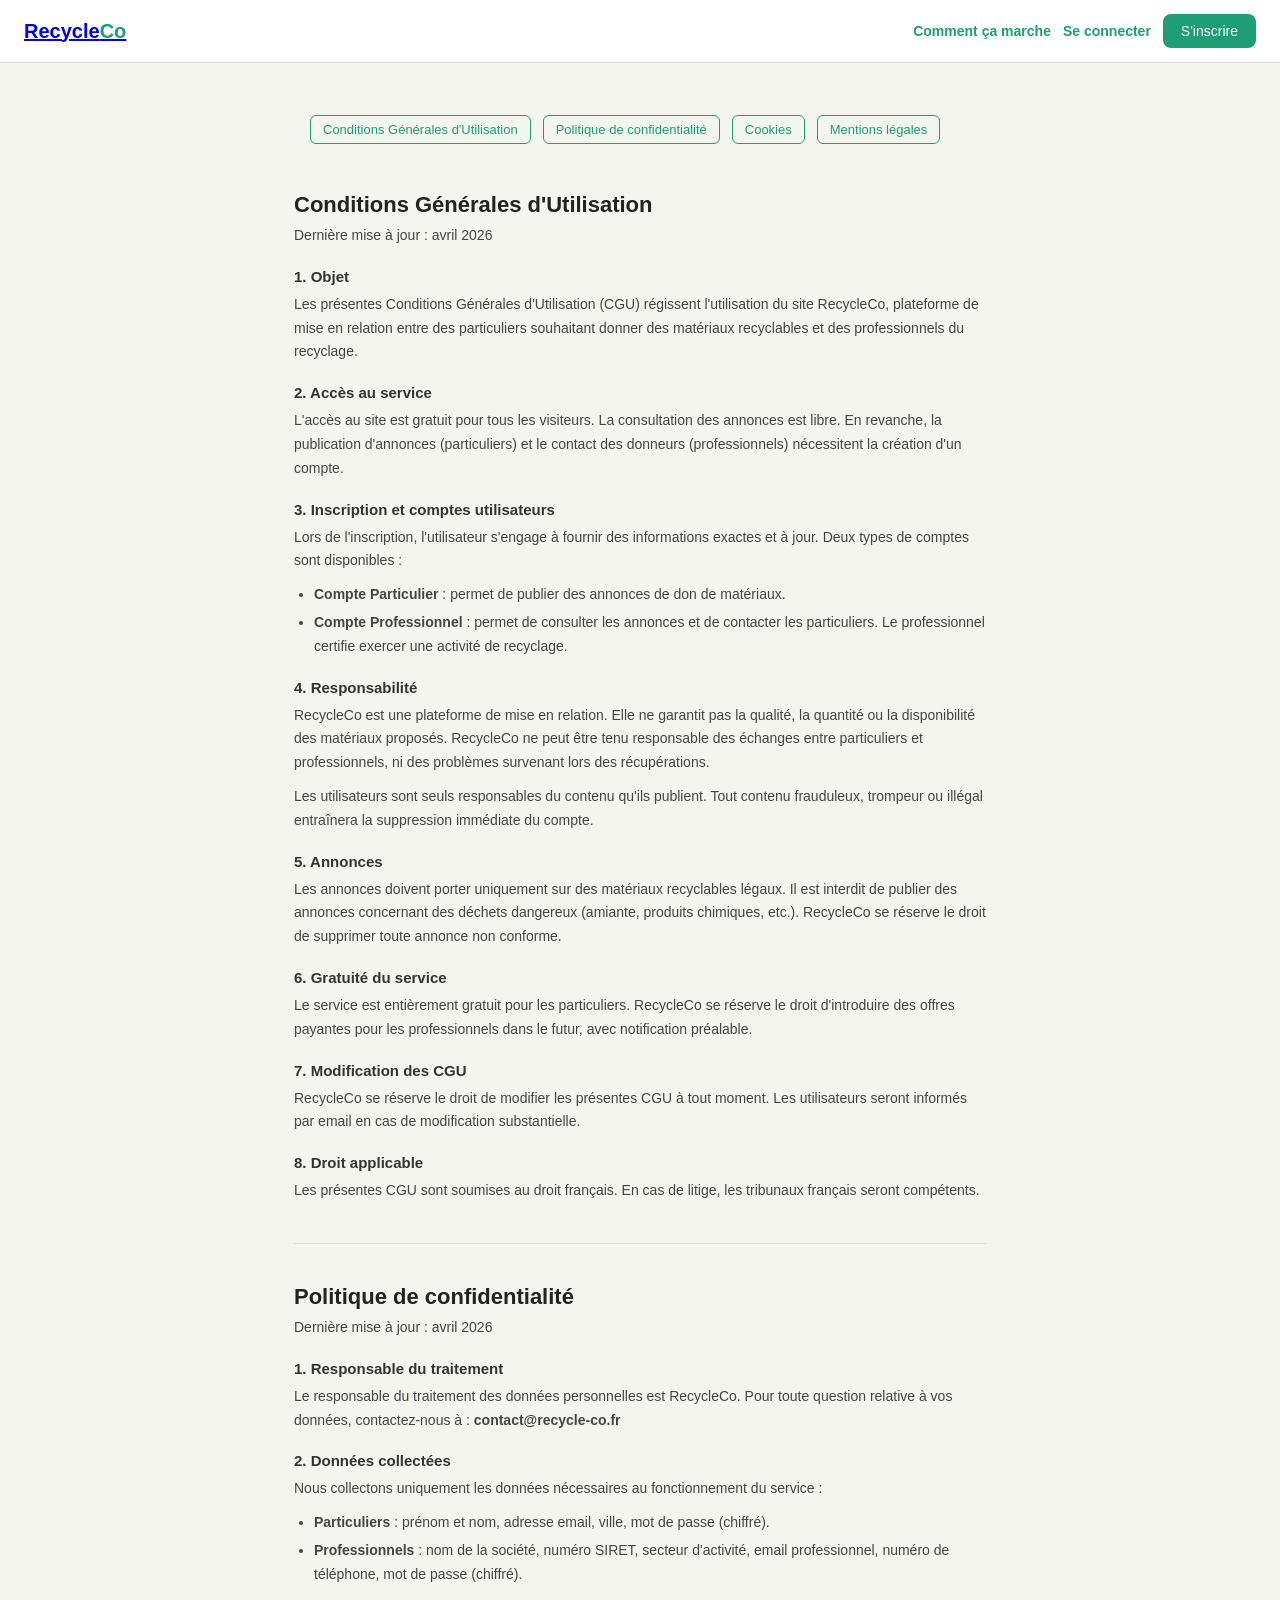
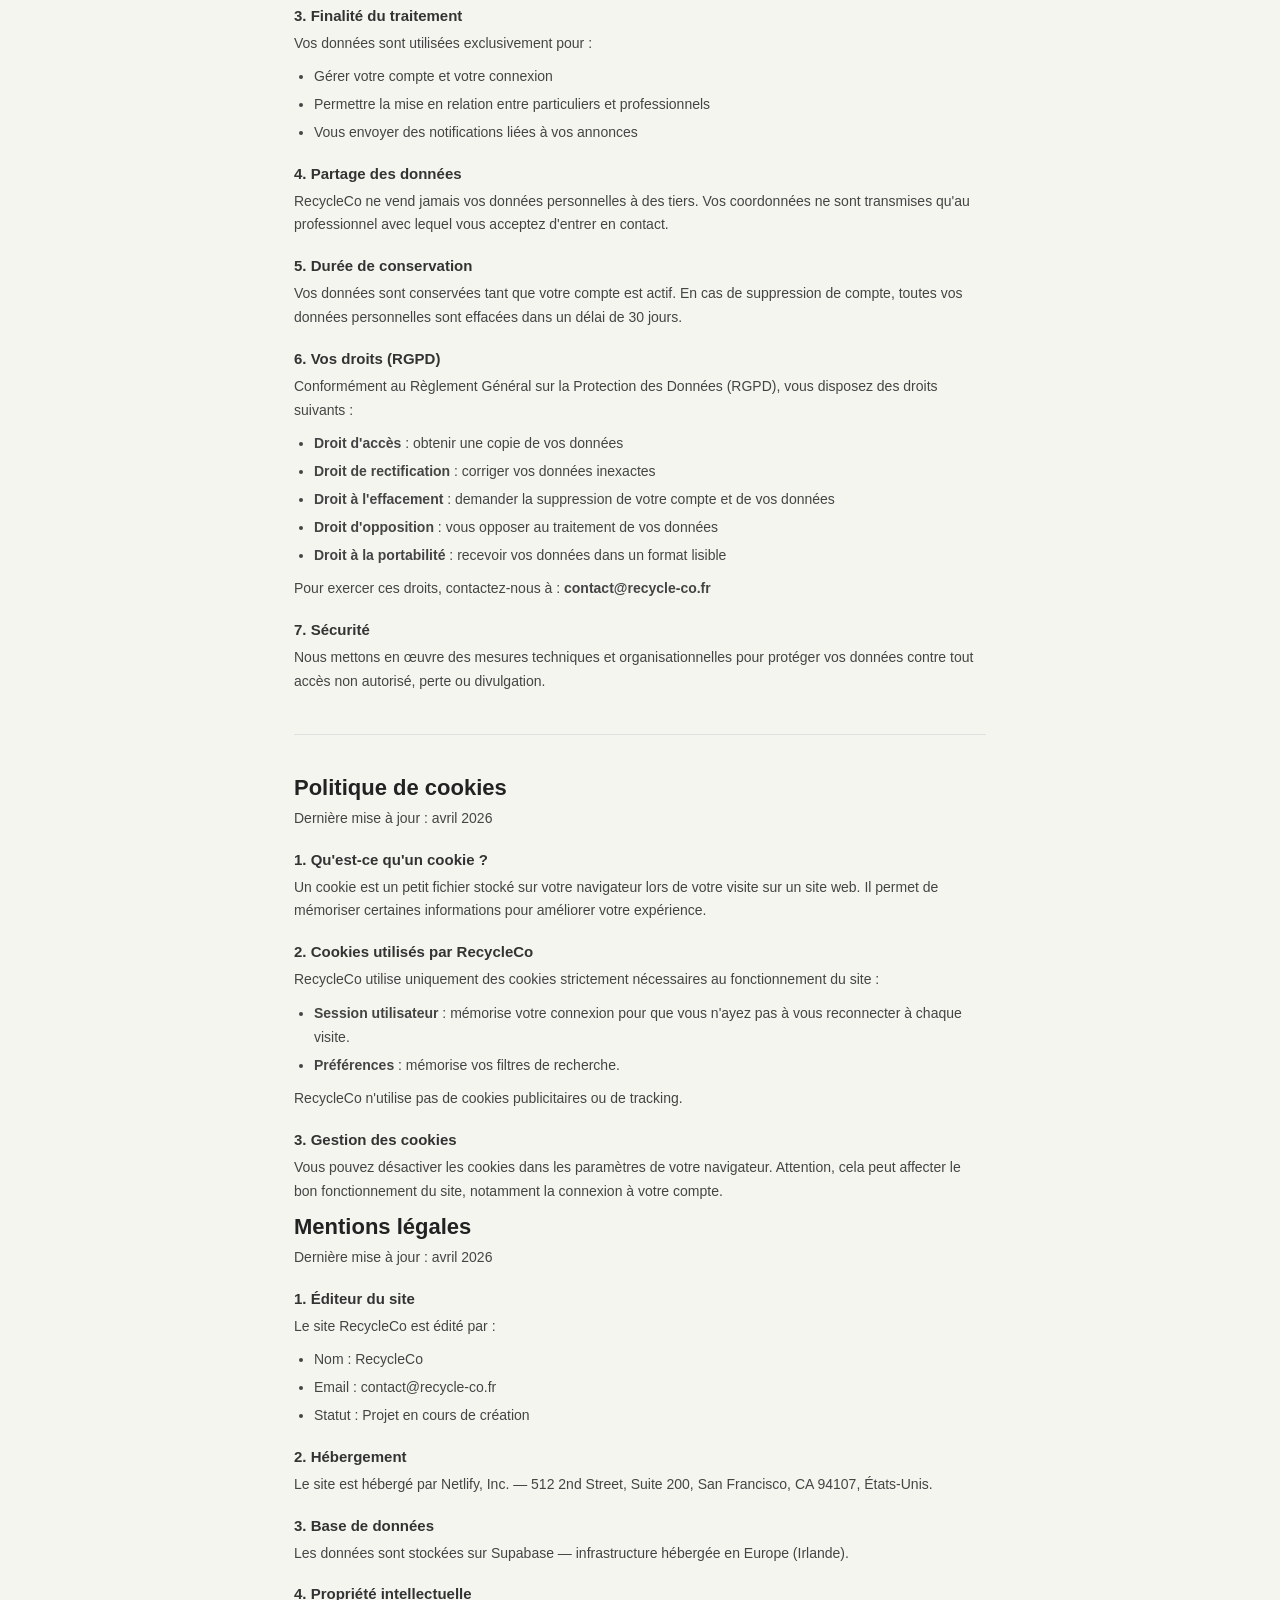
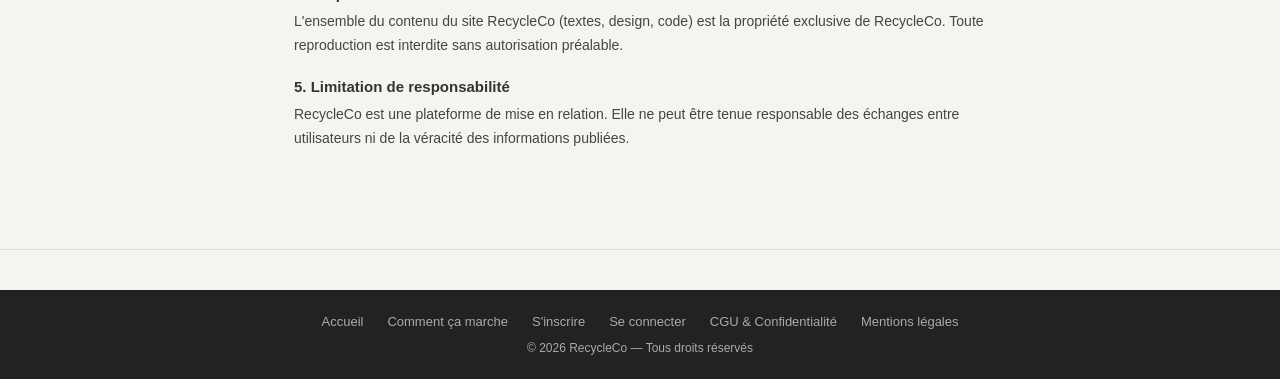
<file: cgu.html>
<!DOCTYPE html>
<html lang="fr">
<head>
  <meta charset="UTF-8">
  <meta name="viewport" content="width=device-width, initial-scale=1.0">
  <title>RecycleCo — CGU & Politique de confidentialité</title>
  <link rel="stylesheet" href="style.css">
</head>
<body>

  <header class="header">
    <a href="index.html" class="logo">Recycle<span>Co</span></a>
    <div class="header-droite"></div>
  </header>

  <div class="page-legale">

    <div class="legale-nav">
      <a href="#cgu" class="legale-nav-lien">Conditions Générales d'Utilisation</a>
      <a href="#confidentialite" class="legale-nav-lien">Politique de confidentialité</a>
      <a href="#cookies" class="legale-nav-lien">Cookies</a>
      <a href="#mentions" class="legale-nav-lien">Mentions légales</a>
    </div>

    <!-- CGU -->
    <section id="cgu" class="legale-section">
      <h1>Conditions Générales d'Utilisation</h1>
      <p class="legale-date">Dernière mise à jour : avril 2026</p>

      <h2>1. Objet</h2>
      <p>Les présentes Conditions Générales d'Utilisation (CGU) régissent l'utilisation du site RecycleCo, plateforme de mise en relation entre des particuliers souhaitant donner des matériaux recyclables et des professionnels du recyclage.</p>

      <h2>2. Accès au service</h2>
      <p>L'accès au site est gratuit pour tous les visiteurs. La consultation des annonces est libre. En revanche, la publication d'annonces (particuliers) et le contact des donneurs (professionnels) nécessitent la création d'un compte.</p>

      <h2>3. Inscription et comptes utilisateurs</h2>
      <p>Lors de l'inscription, l'utilisateur s'engage à fournir des informations exactes et à jour. Deux types de comptes sont disponibles :</p>
      <ul>
        <li><strong>Compte Particulier</strong> : permet de publier des annonces de don de matériaux.</li>
        <li><strong>Compte Professionnel</strong> : permet de consulter les annonces et de contacter les particuliers. Le professionnel certifie exercer une activité de recyclage.</li>
      </ul>

      <h2>4. Responsabilité</h2>
      <p>RecycleCo est une plateforme de mise en relation. Elle ne garantit pas la qualité, la quantité ou la disponibilité des matériaux proposés. RecycleCo ne peut être tenu responsable des échanges entre particuliers et professionnels, ni des problèmes survenant lors des récupérations.</p>
      <p>Les utilisateurs sont seuls responsables du contenu qu'ils publient. Tout contenu frauduleux, trompeur ou illégal entraînera la suppression immédiate du compte.</p>

      <h2>5. Annonces</h2>
      <p>Les annonces doivent porter uniquement sur des matériaux recyclables légaux. Il est interdit de publier des annonces concernant des déchets dangereux (amiante, produits chimiques, etc.). RecycleCo se réserve le droit de supprimer toute annonce non conforme.</p>

      <h2>6. Gratuité du service</h2>
      <p>Le service est entièrement gratuit pour les particuliers. RecycleCo se réserve le droit d'introduire des offres payantes pour les professionnels dans le futur, avec notification préalable.</p>

      <h2>7. Modification des CGU</h2>
      <p>RecycleCo se réserve le droit de modifier les présentes CGU à tout moment. Les utilisateurs seront informés par email en cas de modification substantielle.</p>

      <h2>8. Droit applicable</h2>
      <p>Les présentes CGU sont soumises au droit français. En cas de litige, les tribunaux français seront compétents.</p>
    </section>

    <div class="legale-separateur"></div>

    <!-- POLITIQUE DE CONFIDENTIALITE -->
    <section id="confidentialite" class="legale-section">
      <h1>Politique de confidentialité</h1>
      <p class="legale-date">Dernière mise à jour : avril 2026</p>

      <h2>1. Responsable du traitement</h2>
      <p>Le responsable du traitement des données personnelles est RecycleCo. Pour toute question relative à vos données, contactez-nous à : <strong>contact@recycle-co.fr</strong></p>

      <h2>2. Données collectées</h2>
      <p>Nous collectons uniquement les données nécessaires au fonctionnement du service :</p>
      <ul>
        <li><strong>Particuliers</strong> : prénom et nom, adresse email, ville, mot de passe (chiffré).</li>
        <li><strong>Professionnels</strong> : nom de la société, numéro SIRET, secteur d'activité, email professionnel, numéro de téléphone, mot de passe (chiffré).</li>
      </ul>

      <h2>3. Finalité du traitement</h2>
      <p>Vos données sont utilisées exclusivement pour :</p>
      <ul>
        <li>Gérer votre compte et votre connexion</li>
        <li>Permettre la mise en relation entre particuliers et professionnels</li>
        <li>Vous envoyer des notifications liées à vos annonces</li>
      </ul>

      <h2>4. Partage des données</h2>
      <p>RecycleCo ne vend jamais vos données personnelles à des tiers. Vos coordonnées ne sont transmises qu'au professionnel avec lequel vous acceptez d'entrer en contact.</p>

      <h2>5. Durée de conservation</h2>
      <p>Vos données sont conservées tant que votre compte est actif. En cas de suppression de compte, toutes vos données personnelles sont effacées dans un délai de 30 jours.</p>

      <h2>6. Vos droits (RGPD)</h2>
      <p>Conformément au Règlement Général sur la Protection des Données (RGPD), vous disposez des droits suivants :</p>
      <ul>
        <li><strong>Droit d'accès</strong> : obtenir une copie de vos données</li>
        <li><strong>Droit de rectification</strong> : corriger vos données inexactes</li>
        <li><strong>Droit à l'effacement</strong> : demander la suppression de votre compte et de vos données</li>
        <li><strong>Droit d'opposition</strong> : vous opposer au traitement de vos données</li>
        <li><strong>Droit à la portabilité</strong> : recevoir vos données dans un format lisible</li>
      </ul>
      <p>Pour exercer ces droits, contactez-nous à : <strong>contact@recycle-co.fr</strong></p>

      <h2>7. Sécurité</h2>
      <p>Nous mettons en œuvre des mesures techniques et organisationnelles pour protéger vos données contre tout accès non autorisé, perte ou divulgation.</p>
    </section>

    <div class="legale-separateur"></div>

    <!-- COOKIES -->
    <section id="cookies" class="legale-section">
      <h1>Politique de cookies</h1>
      <p class="legale-date">Dernière mise à jour : avril 2026</p>

      <h2>1. Qu'est-ce qu'un cookie ?</h2>
      <p>Un cookie est un petit fichier stocké sur votre navigateur lors de votre visite sur un site web. Il permet de mémoriser certaines informations pour améliorer votre expérience.</p>

      <h2>2. Cookies utilisés par RecycleCo</h2>
      <p>RecycleCo utilise uniquement des cookies strictement nécessaires au fonctionnement du site :</p>
      <ul>
        <li><strong>Session utilisateur</strong> : mémorise votre connexion pour que vous n'ayez pas à vous reconnecter à chaque visite.</li>
        <li><strong>Préférences</strong> : mémorise vos filtres de recherche.</li>
      </ul>
      <p>RecycleCo n'utilise pas de cookies publicitaires ou de tracking.</p>

      <h2>3. Gestion des cookies</h2>
      <p>Vous pouvez désactiver les cookies dans les paramètres de votre navigateur. Attention, cela peut affecter le bon fonctionnement du site, notamment la connexion à votre compte.</p>
    </section>

  <section id="mentions" class="legale-section">
  <h1>Mentions légales</h1>
  <p class="legale-date">Dernière mise à jour : avril 2026</p>

  <h2>1. Éditeur du site</h2>
  <p>Le site RecycleCo est édité par :</p>
  <ul>
    <li>Nom : RecycleCo</li>
    <li>Email : contact@recycle-co.fr</li>
    <li>Statut : Projet en cours de création</li>
  </ul>

  <h2>2. Hébergement</h2>
  <p>Le site est hébergé par Netlify, Inc. — 512 2nd Street, Suite 200, San Francisco, CA 94107, États-Unis.</p>

  <h2>3. Base de données</h2>
  <p>Les données sont stockées sur Supabase — infrastructure hébergée en Europe (Irlande).</p>

  <h2>4. Propriété intellectuelle</h2>
  <p>L'ensemble du contenu du site RecycleCo (textes, design, code) est la propriété exclusive de RecycleCo. Toute reproduction est interdite sans autorisation préalable.</p>

  <h2>5. Limitation de responsabilité</h2>
  <p>RecycleCo est une plateforme de mise en relation. Elle ne peut être tenue responsable des échanges entre utilisateurs ni de la véracité des informations publiées.</p>
</section>

  </div>

<div class="legale-separateur"></div>

  <!-- FOOTER -->
  <footer class="footer">
    <div class="footer-liens">
      <a href="index.html">Accueil</a>
      <a href="comment-ca-marche.html">Comment ça marche</a>
      <a href="inscription.html">S'inscrire</a>
      <a href="connexion.html">Se connecter</a>
      <a href="cgu.html">CGU & Confidentialité</a>
      <a href="cgu.html#mentions">Mentions légales</a>
    </div>
    <p class="footer-copy">© 2026 RecycleCo — Tous droits réservés</p>
  </footer>

  <script src="header.js"></script>
</body>
</html>
</file>
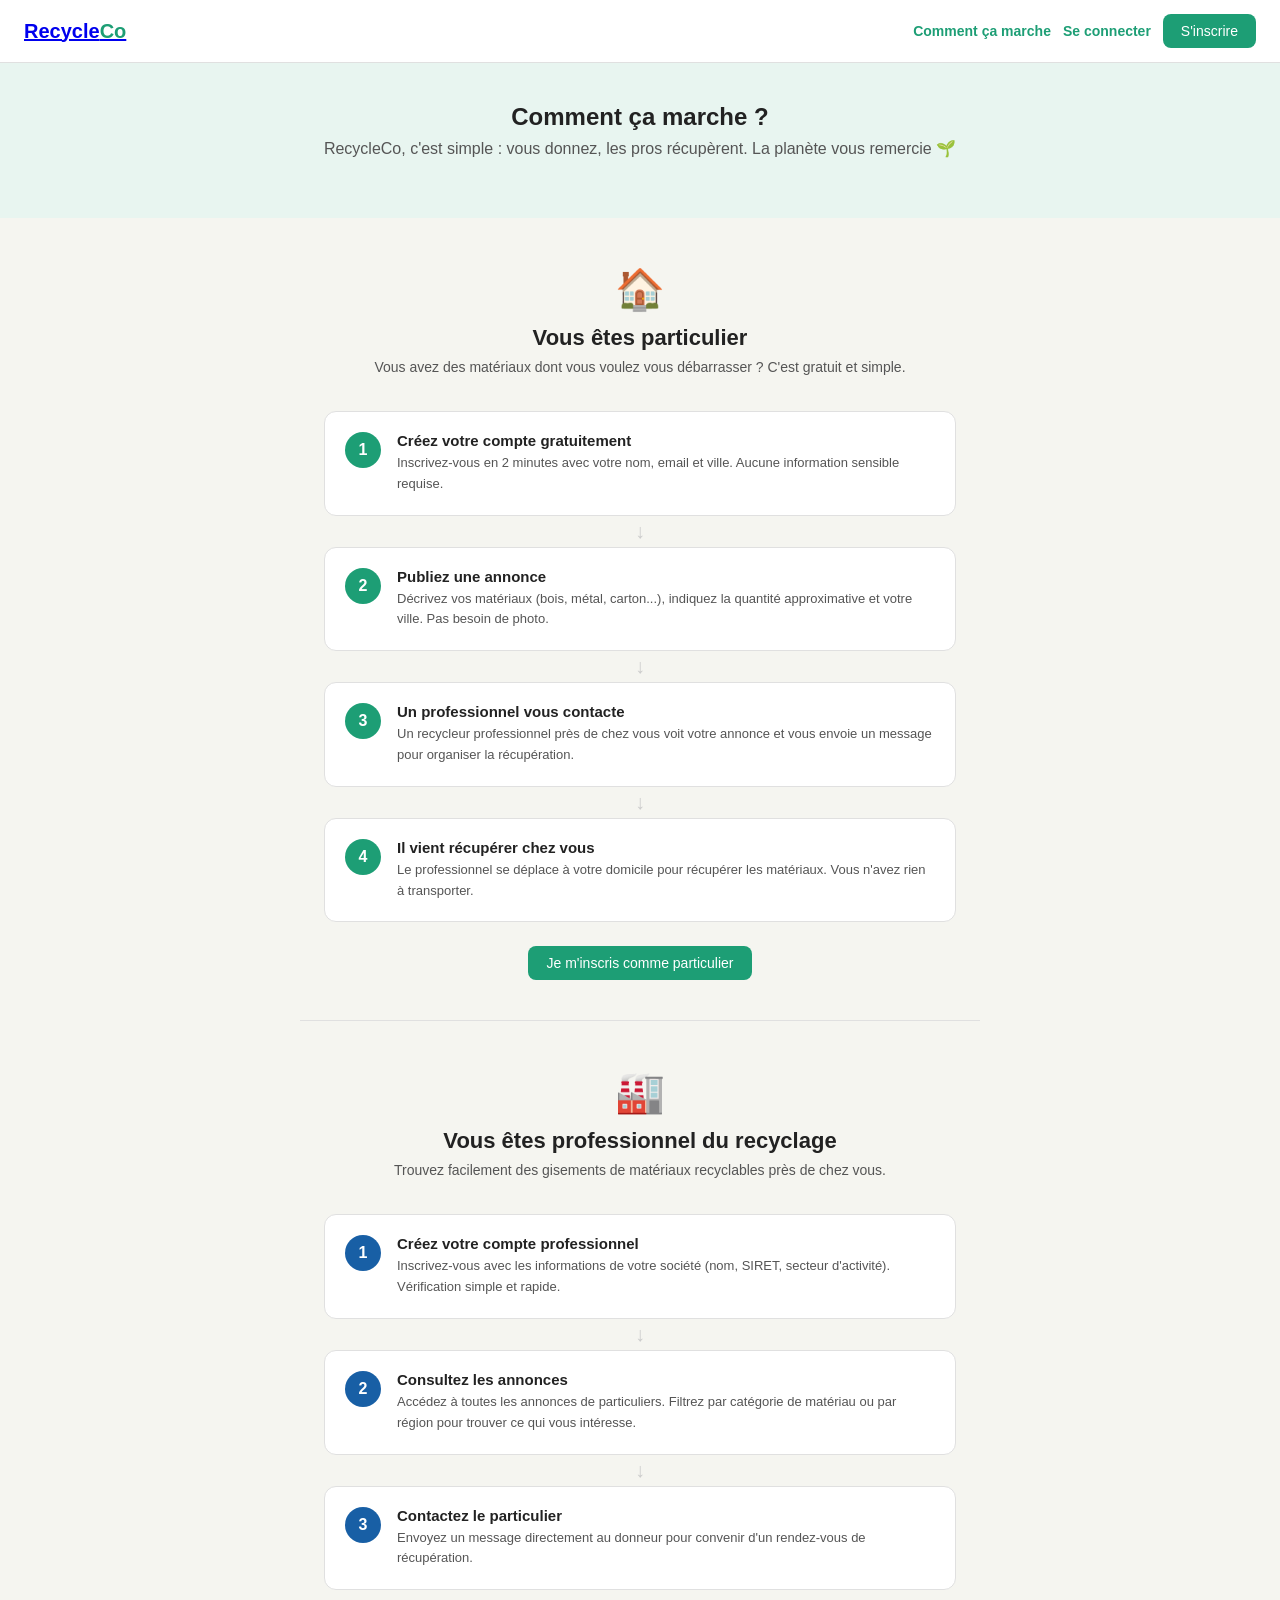
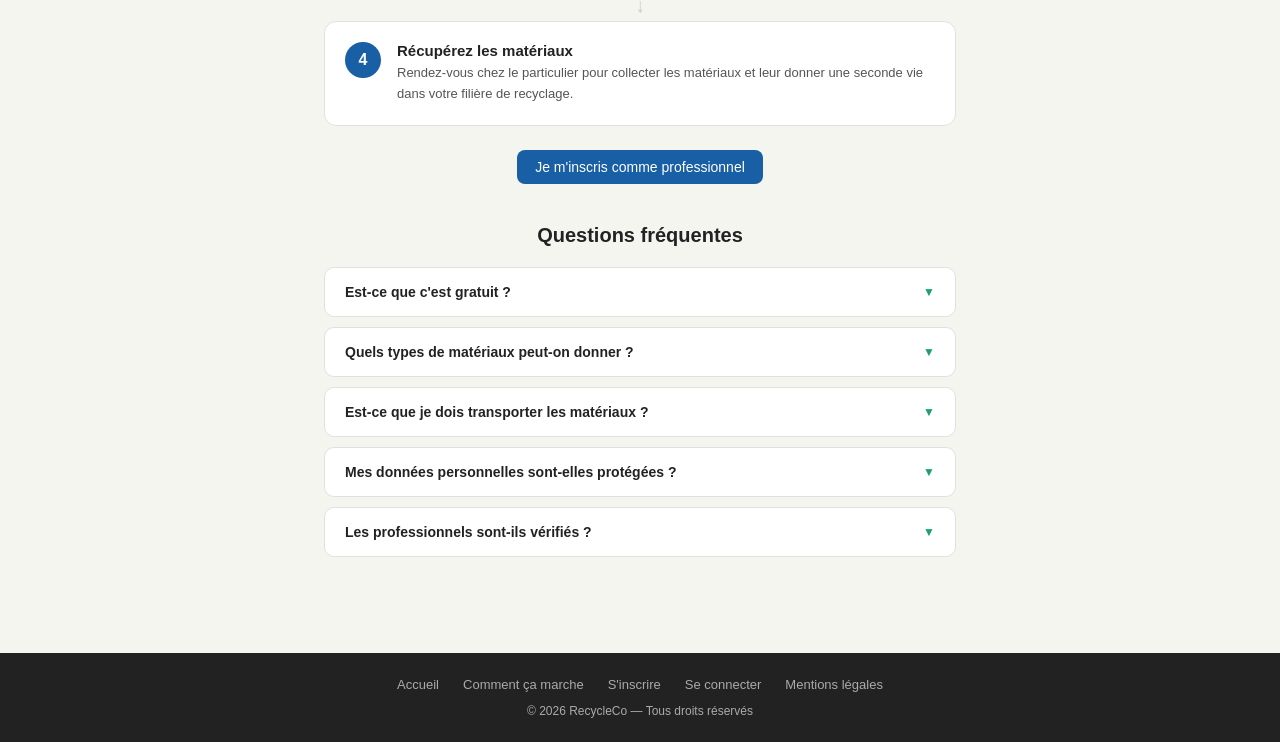
<file: comment-ca-marche.html>
<!DOCTYPE html>
<html lang="fr">
<head>
  <meta charset="UTF-8">
  <meta name="viewport" content="width=device-width, initial-scale=1.0">
  <title>RecycleCo — Comment ça marche</title>
  <link rel="stylesheet" href="style.css">
</head>
<body>

  <header class="header">
    <a href="index.html" class="logo">Recycle<span>Co</span></a>
    <div class="header-droite"></div>
  </header>

  <!-- HERO -->
  <section class="hero">
    <h1>Comment ça marche ?</h1>
    <p>RecycleCo, c'est simple : vous donnez, les pros récupèrent. La planète vous remercie 🌱</p>
  </section>

  <!-- POUR LES PARTICULIERS -->
  <section class="ccm-section">
    <div class="ccm-titre">
      <span class="ccm-icone-titre">🏠</span>
      <h2>Vous êtes particulier</h2>
      <p>Vous avez des matériaux dont vous voulez vous débarrasser ? C'est gratuit et simple.</p>
    </div>

    <div class="ccm-etapes">
      <div class="ccm-etape">
        <div class="ccm-numero">1</div>
        <div class="ccm-etape-contenu">
          <h3>Créez votre compte gratuitement</h3>
          <p>Inscrivez-vous en 2 minutes avec votre nom, email et ville. Aucune information sensible requise.</p>
        </div>
      </div>
      <div class="ccm-fleche">↓</div>
      <div class="ccm-etape">
        <div class="ccm-numero">2</div>
        <div class="ccm-etape-contenu">
          <h3>Publiez une annonce</h3>
          <p>Décrivez vos matériaux (bois, métal, carton...), indiquez la quantité approximative et votre ville. Pas besoin de photo.</p>
        </div>
      </div>
      <div class="ccm-fleche">↓</div>
      <div class="ccm-etape">
        <div class="ccm-numero">3</div>
        <div class="ccm-etape-contenu">
          <h3>Un professionnel vous contacte</h3>
          <p>Un recycleur professionnel près de chez vous voit votre annonce et vous envoie un message pour organiser la récupération.</p>
        </div>
      </div>
      <div class="ccm-fleche">↓</div>
      <div class="ccm-etape">
        <div class="ccm-numero">4</div>
        <div class="ccm-etape-contenu">
          <h3>Il vient récupérer chez vous</h3>
          <p>Le professionnel se déplace à votre domicile pour récupérer les matériaux. Vous n'avez rien à transporter.</p>
        </div>
      </div>
    </div>

    <div class="ccm-cta">
      <a href="inscription.html" class="btn-post">Je m'inscris comme particulier</a>
    </div>
  </section>

  <!-- SEPARATEUR -->
  <div class="ccm-separateur"></div>

  <!-- POUR LES PROS -->
  <section class="ccm-section pro">
    <div class="ccm-titre">
      <span class="ccm-icone-titre">🏭</span>
      <h2>Vous êtes professionnel du recyclage</h2>
      <p>Trouvez facilement des gisements de matériaux recyclables près de chez vous.</p>
    </div>

    <div class="ccm-etapes">
      <div class="ccm-etape">
        <div class="ccm-numero pro">1</div>
        <div class="ccm-etape-contenu">
          <h3>Créez votre compte professionnel</h3>
          <p>Inscrivez-vous avec les informations de votre société (nom, SIRET, secteur d'activité). Vérification simple et rapide.</p>
        </div>
      </div>
      <div class="ccm-fleche">↓</div>
      <div class="ccm-etape">
        <div class="ccm-numero pro">2</div>
        <div class="ccm-etape-contenu">
          <h3>Consultez les annonces</h3>
          <p>Accédez à toutes les annonces de particuliers. Filtrez par catégorie de matériau ou par région pour trouver ce qui vous intéresse.</p>
        </div>
      </div>
      <div class="ccm-fleche">↓</div>
      <div class="ccm-etape">
        <div class="ccm-numero pro">3</div>
        <div class="ccm-etape-contenu">
          <h3>Contactez le particulier</h3>
          <p>Envoyez un message directement au donneur pour convenir d'un rendez-vous de récupération.</p>
        </div>
      </div>
      <div class="ccm-fleche">↓</div>
      <div class="ccm-etape">
        <div class="ccm-numero pro">4</div>
        <div class="ccm-etape-contenu">
          <h3>Récupérez les matériaux</h3>
          <p>Rendez-vous chez le particulier pour collecter les matériaux et leur donner une seconde vie dans votre filière de recyclage.</p>
        </div>
      </div>
    </div>

    <div class="ccm-cta">
      <a href="inscription.html" class="btn-post" style="background:#185FA5;">Je m'inscris comme professionnel</a>
    </div>
  </section>

  <!-- FAQ -->
  <section class="ccm-faq">
    <h2>Questions fréquentes</h2>
    <div class="faq-liste">

      <div class="faq-item" onclick="toggleFaq(this)">
        <div class="faq-question">
          <span>Est-ce que c'est gratuit ?</span>
          <span class="faq-chevron">▼</span>
        </div>
        <div class="faq-reponse">
          Oui, totalement gratuit pour les particuliers. L'inscription et la publication d'annonces ne coûtent rien.
        </div>
      </div>

      <div class="faq-item" onclick="toggleFaq(this)">
        <div class="faq-question">
          <span>Quels types de matériaux peut-on donner ?</span>
          <span class="faq-chevron">▼</span>
        </div>
        <div class="faq-reponse">
          Bois, métal, carton, plastique, verre, équipements électroniques... Tout matériau recyclable est accepté. En cas de doute, publiez votre annonce et un pro vous répondra.
        </div>
      </div>

      <div class="faq-item" onclick="toggleFaq(this)">
        <div class="faq-question">
          <span>Est-ce que je dois transporter les matériaux ?</span>
          <span class="faq-chevron">▼</span>
        </div>
        <div class="faq-reponse">
          Non ! C'est le professionnel qui se déplace chez vous pour récupérer les matériaux. Vous n'avez rien à faire sauf les avoir mis de côté.
        </div>
      </div>

      <div class="faq-item" onclick="toggleFaq(this)">
        <div class="faq-question">
          <span>Mes données personnelles sont-elles protégées ?</span>
          <span class="faq-chevron">▼</span>
        </div>
        <div class="faq-reponse">
          Oui. RecycleCo respecte le RGPD. Vos données ne sont jamais revendues. Votre adresse exacte n'est communiquée qu'au professionnel que vous acceptez de contacter.
        </div>
      </div>

      <div class="faq-item" onclick="toggleFaq(this)">
        <div class="faq-question">
          <span>Les professionnels sont-ils vérifiés ?</span>
          <span class="faq-chevron">▼</span>
        </div>
        <div class="faq-reponse">
          Chaque professionnel fournit son numéro SIRET et certifie exercer une activité de recyclage lors de son inscription. Nous vous recommandons de vérifier l'identité du professionnel avant toute récupération.
        </div>
      </div>

    </div>
  </section>

  <!-- FOOTER -->
  <footer class="footer">
    <div class="footer-liens">
      <a href="index.html">Accueil</a>
      <a href="comment-ca-marche.html">Comment ça marche</a>
      <a href="inscription.html">S'inscrire</a>
      <a href="connexion.html">Se connecter</a>
      <a href="cgu.html#mentions">Mentions légales</a>
    </div>
    <p class="footer-copy">© 2026 RecycleCo — Tous droits réservés</p>
  </footer>

  <script src="header.js"></script>
  <script src="comment-ca-marche.js"></script>
</body>
</html>
</file>
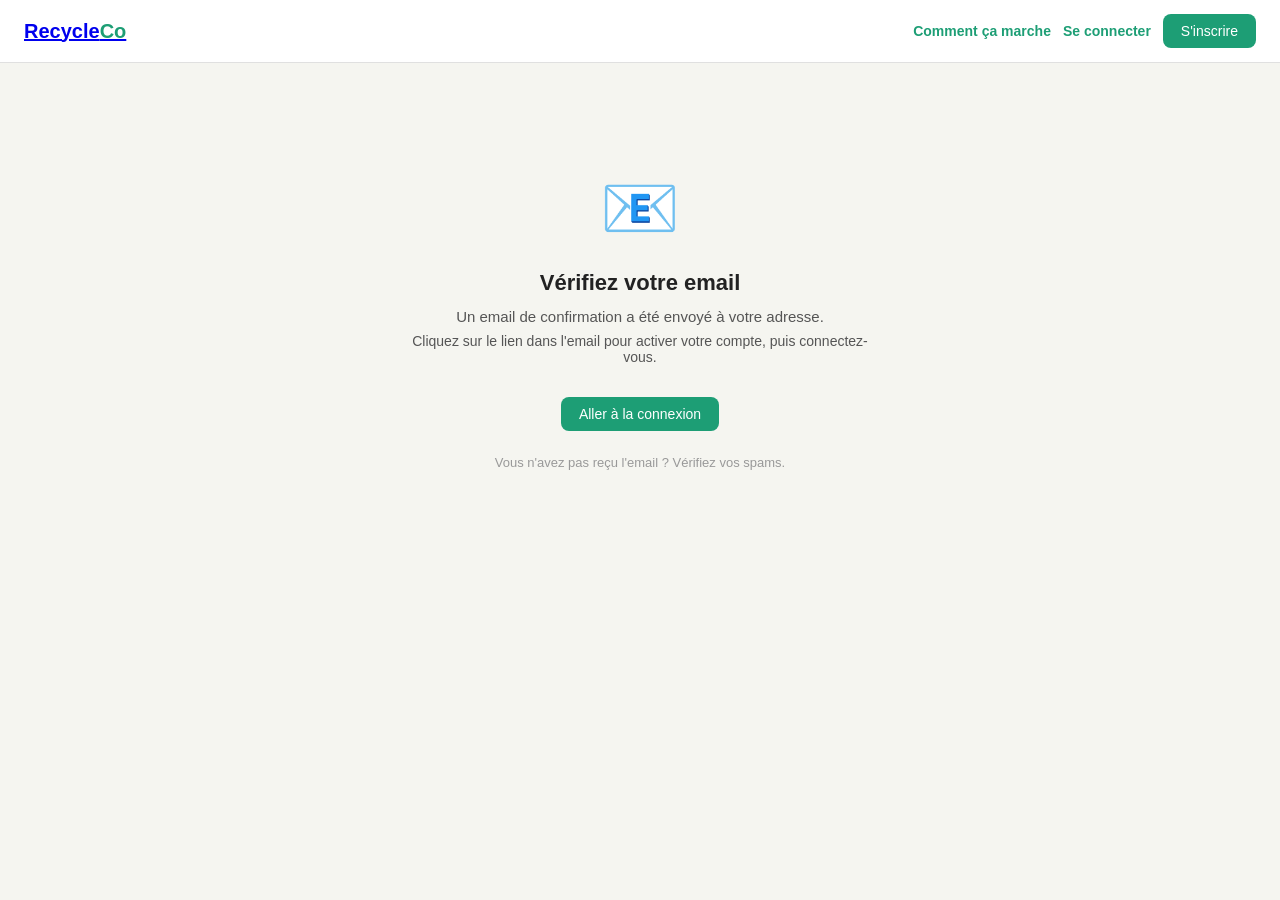
<file: confirmation.html>
<!DOCTYPE html>
<html lang="fr">
<head>
  <meta charset="UTF-8">
  <meta name="viewport" content="width=device-width, initial-scale=1.0">
  <title>RecycleCo — Confirmez votre email</title>
  <link rel="stylesheet" href="style.css">
</head>
<body>

  <header class="header">
    <a href="index.html" class="logo">Recycle<span>Co</span></a>
    <div class="header-droite"></div>
  </header>

  <div class="page-auth" style="text-align:center;padding-top:60px;">
    <div style="font-size:64px;margin-bottom:24px;">📧</div>
    <h1 style="margin-bottom:12px;">Vérifiez votre email</h1>
    <p style="color:#555;font-size:15px;margin-bottom:8px;">
      Un email de confirmation a été envoyé à votre adresse.
    </p>
    <p style="color:#555;font-size:14px;margin-bottom:32px;">
      Cliquez sur le lien dans l'email pour activer votre compte, puis connectez-vous.
    </p>
    <a href="connexion.html" class="btn-post" style="display:inline-block;text-decoration:none;">
      Aller à la connexion
    </a>
    <p style="margin-top:24px;font-size:13px;color:#999;">
      Vous n'avez pas reçu l'email ? Vérifiez vos spams.
    </p>
  </div>

  <script src="header.js"></script>
</body>
</html>
</file>
<file: style.css>
* {
  box-sizing: border-box;
  margin: 0;
  padding: 0;
}

body {
  font-family: Arial, sans-serif;
  background: #f5f5f0;
  color: #222;
}

/* HEADER */
.header {
  background: white;
  border-bottom: 1px solid #e0e0e0;
  padding: 14px 24px;
  display: flex;
  align-items: center;
  justify-content: space-between;
}

.logo {
  font-size: 20px;
  font-weight: bold;
}

.logo span {
  color: #1D9E75;
}

.btn-post {
  background: #1D9E75;
  color: white;
  border: none;
  border-radius: 8px;
  padding: 9px 18px;
  font-size: 14px;
  cursor: pointer;
}

.btn-post:hover {
  background: #0F6E56;
}

/* HERO */
.hero {
  background: #e8f5f0;
  padding: 40px 24px;
  text-align: center;
}

.hero h1 {
  font-size: 24px;
  margin-bottom: 8px;
}

.hero p {
  color: #555;
  margin-bottom: 20px;
}

.search-bar {
  display: flex;
  gap: 8px;
  max-width: 500px;
  margin: 0 auto;
}

.search-bar input {
  flex: 1;
  padding: 10px 14px;
  border: 1px solid #ccc;
  border-radius: 8px;
  font-size: 14px;
}

.search-bar button {
  background: #1D9E75;
  color: white;
  border: none;
  border-radius: 8px;
  padding: 10px 18px;
  cursor: pointer;
}

/* FILTRES */
.filtres {
  display: flex;
  gap: 8px;
  padding: 16px 24px;
  background: white;
  border-bottom: 1px solid #e0e0e0;
  overflow-x: auto;
}

.chip {
  padding: 6px 14px;
  border-radius: 20px;
  font-size: 13px;
  border: 1px solid #ccc;
  background: white;
  cursor: pointer;
  white-space: nowrap;
}

.chip.actif {
  background: #e1f5ee;
  border-color: #1D9E75;
  color: #0F6E56;
  font-weight: bold;
}

/* GRILLE ANNONCES */
.grille {
  display: flex;
  flex-direction: column;
  gap: 0;
  padding: 16px 24px;
  max-width: 900px;
  margin: 0 auto;
}

.carte {
  background: white;
  border-bottom: 1px solid #e8e8e8;
  cursor: pointer;
  display: flex;
  flex-direction: row;
  align-items: stretch;
  padding: 16px 0;
  gap: 16px;
  transition: background 0.1s;
}

.carte:first-child {
  border-top: 1px solid #e8e8e8;
}

.carte:hover {
  background: #fafafa;
}

.carte-image {
  width: 160px;
  min-width: 160px;
  height: 120px;
  display: flex;
  align-items: center;
  justify-content: center;
  font-size: 42px;
  border-radius: 8px;
  overflow: hidden;
  flex-shrink: 0;
}

.carte-image img {
  width: 100%;
  height: 100%;
  object-fit: cover;
}

.carte-body {
  flex: 1;
  display: flex;
  flex-direction: column;
  justify-content: space-between;
  min-width: 0;
  padding: 2px 0;
}

.carte-titre {
  font-size: 15px;
  font-weight: 600;
  color: #1a1a1a;
  margin-bottom: 4px;
  white-space: nowrap;
  overflow: hidden;
  text-overflow: ellipsis;
}

.carte-description {
  font-size: 13px;
  color: #777;
  line-height: 1.5;
  display: -webkit-box;
  -webkit-line-clamp: 2;
  -webkit-box-orient: vertical;
  overflow: hidden;
  margin-bottom: 8px;
}

.carte-quantite-badge {
  font-size: 15px;
  font-weight: 700;
  color: #1a1a1a;
  margin-bottom: 8px;
}

.carte-footer {
  display: flex;
  align-items: center;
  justify-content: space-between;
  flex-wrap: wrap;
  gap: 6px;
}

.carte-footer-gauche {
  display: flex;
  align-items: center;
  gap: 8px;
}

.carte-lieu-date {
  font-size: 12px;
  color: #999;
}

.badge {
  font-size: 11px;
  padding: 3px 10px;
  border-radius: 4px;
  font-weight: 600;
}

.badge-particulier { background: #fff3e0; color: #e65100; }
.badge-professionnel { background: #e3f2fd; color: #1565c0; }
.badge-urgent { background: #fce4ec; color: #c62828; }

.carte-quantite {
  font-size: 12px;
  color: #999;
}

.carte-date {
  font-size: 12px;
  color: #bbb;
}

/* MODAL FORMULAIRE */
.modal-fond {
  display: none;
  position: fixed;
  inset: 0;
  background: rgba(0,0,0,0.45);
  z-index: 100;
  align-items: center;
  justify-content: center;
}

.modal-fond.ouvert {
  display: flex;
}

.modal {
  background: white;
  border-radius: 12px;
  padding: 28px;
  width: 90%;
  max-width: 440px;
}

.modal h2 {
  font-size: 18px;
  margin-bottom: 18px;
}

.champ {
  margin-bottom: 14px;
}

.champ label {
  display: block;
  font-size: 12px;
  color: #555;
  margin-bottom: 4px;
}

.champ input,
.champ select,
.champ textarea {
  width: 100%;
  padding: 9px 12px;
  border: 1px solid #ccc;
  border-radius: 8px;
  font-size: 14px;
}

.champ textarea {
  height: 80px;
  resize: none;
}

.modal-btns {
  display: flex;
  gap: 10px;
  margin-top: 18px;
}

.modal-btns button {
  flex: 1;
  padding: 10px;
  border-radius: 8px;
  font-size: 14px;
  cursor: pointer;
}

.btn-annuler {
  background: #f0f0f0;
  border: 1px solid #ccc;
  color: #555;
}

.btn-publier {
  background: #1D9E75;
  border: none;
  color: white;
  font-weight: bold;
}

/* AUTH PAGES */
.page-auth {
  max-width: 520px;
  margin: 48px auto;
  padding: 0 24px;
}

.page-auth h1 {
  font-size: 22px;
  font-weight: bold;
  margin-bottom: 6px;
}

.sous-titre {
  color: #555;
  font-size: 14px;
  margin-bottom: 24px;
}

.lien-header {
  font-size: 13px;
  color: #1D9E75;
  text-decoration: none;
}

/* CHOIX PROFIL */
.choix-profil {
  display: grid;
  grid-template-columns: 1fr 1fr;
  gap: 16px;
  margin-top: 16px;
}

.carte-profil {
  border: 1px solid #e0e0e0;
  border-radius: 12px;
  padding: 24px 16px;
  text-align: center;
  cursor: pointer;
  background: white;
  transition: border-color 0.15s, transform 0.15s;
}

.carte-profil:hover {
  border-color: #1D9E75;
  transform: translateY(-2px);
}

.profil-icone {
  font-size: 36px;
  margin-bottom: 10px;
}

.profil-titre {
  font-size: 16px;
  font-weight: bold;
  margin-bottom: 6px;
}

.profil-desc {
  font-size: 12px;
  color: #777;
}

/* FORMULAIRE AUTH */
.formulaire {
  background: white;
  border: 1px solid #e0e0e0;
  border-radius: 12px;
  padding: 28px;
}

.btn-retour {
  background: none;
  border: none;
  color: #1D9E75;
  font-size: 14px;
  cursor: pointer;
  margin-bottom: 20px;
  padding: 0;
}

.champ-check {
  display: flex;
  align-items: center;
  gap: 8px;
  margin-bottom: 14px;
  font-size: 13px;
  color: #555;
}

.champ-check a {
  color: #1D9E75;
}

.btn-submit {
  width: 100%;
  background: #1D9E75;
  color: white;
  border: none;
  border-radius: 8px;
  padding: 12px;
  font-size: 15px;
  font-weight: bold;
  cursor: pointer;
  margin-top: 6px;
}

.btn-submit:hover {
  background: #0F6E56;
}

.lien-connexion {
  text-align: center;
  font-size: 13px;
  color: #777;
  margin-top: 16px;
}

.lien-connexion a {
  color: #1D9E75;
}

.cache {
  display: none;
}

/* HEADER NAVIGATION */
.header-droite {
  display: flex;
  align-items: center;
  gap: 12px;
}

.btn-connexion {
  font-size: 14px;
  color: #1D9E75;
  text-decoration: none;
  font-weight: bold;
}

.btn-connexion:hover {
  text-decoration: underline;
}

.btn-post {
  background: #1D9E75;
  color: white;
  border: none;
  border-radius: 8px;
  padding: 9px 18px;
  font-size: 14px;
  cursor: pointer;
  text-decoration: none;
}

/* DASHBOARD */
.dashboard-hero {
  background: #e8f5f0;
  padding: 36px 24px;
}

.dashboard-hero.pro {
  background: #e6f1fb;
}

.dashboard-hero h1 {
  font-size: 22px;
  margin-bottom: 8px;
}

.dashboard-hero p {
  color: #555;
  font-size: 14px;
  margin-bottom: 20px;
}

.dashboard-section {
  padding: 24px;
}

.dashboard-section h2 {
  font-size: 18px;
  margin-bottom: 16px;
}

.vide {
  color: #999;
  font-size: 14px;
  padding: 16px 0;
}

/* CARTE PRO avec bouton contact */
.carte-contact {
  width: 100%;
  margin-top: 10px;
  background: #1D9E75;
  color: white;
  border: none;
  border-radius: 8px;
  padding: 8px;
  font-size: 13px;
  cursor: pointer;
}

.carte-contact:hover {
  background: #0F6E56;
}

/* PAGE DETAIL ANNONCE */
.page-annonce {
  max-width: 700px;
  margin: 36px auto;
  padding: 0 24px;
}

.annonce-carte {
  background: white;
  border: 1px solid #e0e0e0;
  border-radius: 12px;
  overflow: hidden;
  margin-top: 16px;
}

.annonce-image {
  height: 180px;
  display: flex;
  align-items: center;
  justify-content: center;
  font-size: 64px;
}

.annonce-contenu {
  padding: 24px;
}

.annonce-badges {
  display: flex;
  gap: 8px;
  margin-bottom: 12px;
}

.annonce-carte h1 {
  font-size: 22px;
  margin-bottom: 20px;
}

.annonce-infos {
  border-top: 1px solid #f0f0f0;
  border-bottom: 1px solid #f0f0f0;
  padding: 16px 0;
  margin-bottom: 16px;
  display: flex;
  flex-direction: column;
  gap: 10px;
}

.annonce-info-ligne {
  display: flex;
  justify-content: space-between;
  font-size: 14px;
}

.info-label {
  color: #777;
}

.annonce-description {
  margin-bottom: 8px;
}

.zone-inscription {
  background: #f5f5f0;
  border-radius: 8px;
  padding: 16px;
  margin-top: 20px;
  font-size: 14px;
  color: #555;
}

/* BANDEAUX ACCUEIL */
.bandeau-inscription {
  background: #1D9E75;
  color: white;
  padding: 14px 24px;
  display: flex;
  align-items: center;
  justify-content: space-between;
  flex-wrap: wrap;
  gap: 10px;
  font-size: 14px;
}

.bandeau-particulier {
  background: #e8f5f0;
  color: #0F6E56;
  padding: 14px 24px;
  font-size: 14px;
  border-bottom: 1px solid #c0e8d8;
}

.bandeau-pro {
  background: #e6f1fb;
  color: #185FA5;
  padding: 14px 24px;
  font-size: 14px;
  display: flex;
  align-items: center;
  justify-content: space-between;
  flex-wrap: wrap;
  gap: 10px;
  border-bottom: 1px solid #b5d4f4;
}

.bandeau-btns {
  display: flex;
  gap: 8px;
}

.bandeau-btn-inscrit {
  background: white;
  color: #1D9E75;
  padding: 7px 14px;
  border-radius: 8px;
  font-size: 13px;
  font-weight: bold;
  text-decoration: none;
}

.bandeau-btn-connect {
  background: transparent;
  color: white;
  padding: 7px 14px;
  border-radius: 8px;
  font-size: 13px;
  border: 1px solid white;
  text-decoration: none;
}

/* COMMENT CA MARCHE */
.ccm-section {
  max-width: 680px;
  margin: 48px auto;
  padding: 0 24px;
}

.ccm-titre {
  text-align: center;
  margin-bottom: 36px;
}

.ccm-icone-titre {
  font-size: 40px;
  display: block;
  margin-bottom: 12px;
}

.ccm-titre h2 {
  font-size: 22px;
  margin-bottom: 8px;
}

.ccm-titre p {
  color: #555;
  font-size: 14px;
}

.ccm-etapes {
  display: flex;
  flex-direction: column;
  gap: 0;
}

.ccm-etape {
  display: flex;
  align-items: flex-start;
  gap: 16px;
  background: white;
  border: 1px solid #e0e0e0;
  border-radius: 12px;
  padding: 20px;
}

.ccm-fleche {
  text-align: center;
  color: #ccc;
  font-size: 20px;
  padding: 4px 0;
}

.ccm-numero {
  width: 36px;
  height: 36px;
  border-radius: 50%;
  background: #1D9E75;
  color: white;
  display: flex;
  align-items: center;
  justify-content: center;
  font-weight: bold;
  font-size: 16px;
  flex-shrink: 0;
}

.ccm-numero.pro {
  background: #185FA5;
}

.ccm-etape-contenu h3 {
  font-size: 15px;
  font-weight: bold;
  margin-bottom: 4px;
}

.ccm-etape-contenu p {
  font-size: 13px;
  color: #555;
  line-height: 1.6;
}

.ccm-cta {
  text-align: center;
  margin-top: 32px;
}

.ccm-separateur {
  height: 1px;
  background: #e0e0e0;
  max-width: 680px;
  margin: 0 auto;
}

/* FAQ */
.ccm-faq {
  max-width: 680px;
  margin: 48px auto;
  padding: 0 24px 48px;
}

.ccm-faq h2 {
  font-size: 20px;
  margin-bottom: 20px;
  text-align: center;
}

.faq-liste {
  display: flex;
  flex-direction: column;
  gap: 10px;
}

.faq-item {
  background: white;
  border: 1px solid #e0e0e0;
  border-radius: 10px;
  overflow: hidden;
  cursor: pointer;
}

.faq-question {
  display: flex;
  justify-content: space-between;
  align-items: center;
  padding: 16px 20px;
  font-size: 14px;
  font-weight: bold;
}

.faq-question:hover {
  background: #f9f9f9;
}

.faq-chevron {
  color: #1D9E75;
  font-size: 12px;
}

.faq-reponse {
  display: none;
  padding: 0 20px 16px;
  font-size: 13px;
  color: #555;
  line-height: 1.6;
  border-top: 1px solid #f0f0f0;
}

/* FOOTER */
.footer {
  background: #222;
  color: #aaa;
  padding: 24px;
  text-align: center;
}

.footer-liens {
  display: flex;
  justify-content: center;
  gap: 24px;
  margin-bottom: 12px;
  flex-wrap: wrap;
}

.footer-liens a {
  color: #aaa;
  text-decoration: none;
  font-size: 13px;
}

.footer-liens a:hover {
  color: white;
}

.footer-copy {
  font-size: 12px;
}

/* PAGES LEGALES */
.page-legale {
  max-width: 740px;
  margin: 36px auto;
  padding: 0 24px 48px;
}

.legale-nav {
  display: flex;
  gap: 12px;
  flex-wrap: wrap;
  margin-bottom: 32px;
  padding: 16px;
  background: #f5f5f0;
  border-radius: 10px;
}

.legale-nav-lien {
  font-size: 13px;
  color: #1D9E75;
  text-decoration: none;
  padding: 6px 12px;
  border-radius: 6px;
  border: 1px solid #1D9E75;
}

.legale-nav-lien:hover {
  background: #1D9E75;
  color: white;
}

.legale-section h1 {
  font-size: 22px;
  margin-bottom: 6px;
}

.legale-date {
  font-size: 12px;
  color: #999;
  margin-bottom: 24px;
}

.legale-section h2 {
  font-size: 15px;
  font-weight: bold;
  margin: 20px 0 8px;
  color: #333;
}

.legale-section p {
  font-size: 14px;
  color: #444;
  line-height: 1.7;
  margin-bottom: 10px;
}

.legale-section ul {
  padding-left: 20px;
  margin-bottom: 10px;
}

.legale-section ul li {
  font-size: 14px;
  color: #444;
  line-height: 1.7;
  margin-bottom: 4px;
}

.legale-separateur {
  height: 1px;
  background: #e0e0e0;
  margin: 40px 0;
}

.btn-messages {
  display: inline-block;
  margin-top: 10px;
  background: white;
  color: #1D9E75;
  border: 2px solid #1D9E75;
  border-radius: 8px;
  padding: 8px 16px;
  font-size: 14px;
  font-weight: bold;
  text-decoration: none;
}

.btn-messages:hover {
  background: #e8f5f0;
}

/* PAGE MESSAGES */
.page-messages {
  max-width: 720px;
  margin: 36px auto;
  padding: 0 24px 48px;
}

.messages-header {
  display: flex;
  align-items: center;
  justify-content: space-between;
  margin-bottom: 24px;
}

.messages-header h1 {
  font-size: 22px;
}

.messages-vide {
  text-align: center;
  padding: 48px 24px;
  color: #777;
  font-size: 15px;
}

.message-carte {
  background: white;
  border: 1px solid #e0e0e0;
  border-radius: 12px;
  padding: 20px;
  margin-bottom: 16px;
}

.message-carte.non-lu {
  border-left: 4px solid #1D9E75;
  background: #f9fffe;
}

.message-annonce {
  display: flex;
  align-items: center;
  gap: 10px;
  margin-bottom: 12px;
  padding-bottom: 12px;
  border-bottom: 1px solid #f0f0f0;
}

.badge-nouveau {
  background: #1D9E75;
  color: white;
  font-size: 11px;
  padding: 3px 8px;
  border-radius: 10px;
  font-weight: bold;
}

.message-corps {
  margin-bottom: 16px;
}

.message-expediteur {
  display: flex;
  justify-content: space-between;
  align-items: center;
  margin-bottom: 10px;
  flex-wrap: wrap;
  gap: 6px;
}

.message-societe {
  font-weight: bold;
  font-size: 14px;
  color: #333;
}

.message-date {
  font-size: 12px;
  color: #999;
  white-space: nowrap;
}

.message-texte {
  font-size: 14px;
  color: #444;
  line-height: 1.6;
  background: #f5f5f0;
  padding: 12px 16px;
  border-radius: 8px;
  margin-bottom: 10px;
  border-left: 3px solid #e0e0e0;
}

.message-contact-pro {
  display: flex;
  gap: 16px;
  font-size: 13px;
  color: #555;
  flex-wrap: wrap;
  margin-top: 8px;
}

.message-contact-pro a {
  color: #1D9E75;
  text-decoration: none;
}

.message-actions {
  display: flex;
  gap: 12px;
  align-items: center;
  padding-top: 12px;
  border-top: 1px solid #f0f0f0;
}

.btn-repondre {
  background: #1D9E75;
  color: white;
  border: none;
  border-radius: 8px;
  padding: 8px 16px;
  font-size: 13px;
  cursor: pointer;
  font-weight: bold;
}

.btn-repondre:hover {
  background: #0F6E56;
}

.btn-voir-annonce {
  font-size: 13px;
  color: #1D9E75;
  text-decoration: none;
  font-weight: bold;
}

.btn-voir-annonce:hover {
  text-decoration: underline;
}

/* MESSAGES ACCORDEON */
.message-resume {
  display: flex;
  justify-content: space-between;
  align-items: center;
  cursor: pointer;
  gap: 10px;
  flex-wrap: wrap;
}

.message-resume:hover {
  opacity: 0.85;
}

.message-resume-gauche {
  display: flex;
  align-items: center;
  gap: 10px;
  flex-wrap: wrap;
}

.message-resume-droite {
  display: flex;
  align-items: center;
  gap: 10px;
}

.message-chevron {
  color: #1D9E75;
  font-size: 12px;
}

.message-detail {
  margin-top: 16px;
  padding-top: 16px;
  border-top: 1px solid #f0f0f0;
}

.statut-lu {
  font-size: 12px;
  color: #1D9E75;
  font-weight: bold;
}

.statut-nonlu {
  font-size: 12px;
  color: #999;
}

/* BULLES DE DISCUSSION */
.bulle-message {
  border-radius: 10px;
  padding: 12px 16px;
  margin-bottom: 10px;
  max-width: 90%;
}

.bulle-pro {
  background: #f0f4ff;
  border-left: 3px solid #185FA5;
  margin-right: auto;
}

.bulle-particulier {
  background: #e8f5f0;
  border-left: 3px solid #1D9E75;
  margin-left: auto;
  margin-right: 0;
}

.bulle-header {
  display: flex;
  justify-content: space-between;
  font-size: 12px;
  color: #777;
  margin-bottom: 6px;
  font-weight: bold;
}

.bulle-message p {
  font-size: 14px;
  color: #333;
  line-height: 1.6;
}

/* CHAT */
.page-messages {
  max-width: 720px;
  margin: 0 auto;
  padding: 0;
  height: calc(100vh - 60px);
  display: flex;
  flex-direction: column;
}

#vue-conversations {
  padding: 24px;
  flex: 1;
  overflow-y: auto;
}

#vue-chat {
  flex-direction: column;
  height: 100%;
}

.chat-header {
  display: flex;
  align-items: center;
  gap: 16px;
  padding: 16px 24px;
  background: white;
  border-bottom: 1px solid #e0e0e0;
}

.chat-header-info {
  flex: 1;
}

.chat-titre {
  font-size: 16px;
  font-weight: bold;
  color: #222;
}

.chat-sous-titre {
  font-size: 13px;
  color: #777;
}

.chat-messages {
  flex: 1;
  overflow-y: auto;
  padding: 20px 24px;
  display: flex;
  flex-direction: column;
  gap: 10px;
  background: #f5f5f0;
}

.chat-bulle {
  max-width: 70%;
  display: flex;
  flex-direction: column;
}

.bulle-moi {
  align-self: flex-end;
  align-items: flex-end;
}

.bulle-eux {
  align-self: flex-start;
  align-items: flex-start;
}

.chat-bulle-texte {
  padding: 10px 14px;
  border-radius: 16px;
  font-size: 14px;
  line-height: 1.5;
  word-break: break-word;
}

.bulle-moi .chat-bulle-texte {
  background: #1D9E75;
  color: white;
  border-bottom-right-radius: 4px;
}

.bulle-eux .chat-bulle-texte {
  background: white;
  color: #222;
  border: 1px solid #e0e0e0;
  border-bottom-left-radius: 4px;
}

.chat-bulle-heure {
  font-size: 11px;
  color: #999;
  margin-top: 4px;
  padding: 0 4px;
}

.chat-input {
  display: flex;
  gap: 10px;
  padding: 16px 24px;
  background: white;
  border-top: 1px solid #e0e0e0;
}

.chat-input textarea {
  flex: 1;
  padding: 10px 14px;
  border: 1px solid #ccc;
  border-radius: 20px;
  font-size: 14px;
  resize: none;
  height: 44px;
  font-family: Arial, sans-serif;
}

.chat-btn-envoyer {
  background: #1D9E75;
  color: white;
  border: none;
  border-radius: 20px;
  padding: 10px 20px;
  font-size: 14px;
  cursor: pointer;
  font-weight: bold;
  white-space: nowrap;
}

.chat-btn-envoyer:hover {
  background: #0F6E56;
}

/* LISTE CONVERSATIONS */
.conv-carte {
  display: flex;
  align-items: center;
  gap: 14px;
  background: white;
  border: 1px solid #e0e0e0;
  border-radius: 12px;
  padding: 16px;
  margin-bottom: 10px;
  cursor: pointer;
  transition: transform 0.1s;
}

.conv-carte:hover {
  transform: translateY(-2px);
}

.conv-carte.non-lu {
  border-left: 4px solid #1D9E75;
  background: #f9fffe;
}

.conv-icone {
  width: 48px;
  height: 48px;
  border-radius: 10px;
  display: flex;
  align-items: center;
  justify-content: center;
  font-size: 24px;
  flex-shrink: 0;
}

.conv-info {
  flex: 1;
  min-width: 0;
}

.conv-header {
  display: flex;
  justify-content: space-between;
  align-items: center;
  margin-bottom: 2px;
}

.conv-nom {
  font-weight: bold;
  font-size: 14px;
}

.conv-date {
  font-size: 12px;
  color: #999;
}

.conv-annonce {
  font-size: 12px;
  color: #1D9E75;
  margin-bottom: 4px;
}

.conv-apercu {
  font-size: 13px;
  color: #777;
  white-space: nowrap;
  overflow: hidden;
  text-overflow: ellipsis;
}

.conv-badge-nonlu {
  width: 10px;
  height: 10px;
  background: #1D9E75;
  border-radius: 50%;
  flex-shrink: 0;
}

/* UPLOAD PHOTOS */
.upload-zone {
  border: 2px dashed #ccc;
  border-radius: 10px;
  padding: 24px;
  text-align: center;
  cursor: pointer;
  transition: border-color 0.2s;
  background: #fafafa;
}

.upload-zone:hover {
  border-color: #1D9E75;
  background: #f0faf6;
}

.upload-icone {
  font-size: 32px;
  margin-bottom: 8px;
}

.upload-texte {
  font-size: 14px;
  font-weight: bold;
  color: #333;
  margin-bottom: 4px;
}

.upload-sous-texte {
  font-size: 12px;
  color: #999;
}

.photos-preview {
  display: flex;
  gap: 8px;
  flex-wrap: wrap;
  margin-top: 12px;
}

.photo-thumb {
  position: relative;
  width: 80px;
  height: 80px;
  border-radius: 8px;
  overflow: hidden;
}

.photo-thumb img {
  width: 100%;
  height: 100%;
  object-fit: cover;
}

.photo-suppr {
  position: absolute;
  top: 4px;
  right: 4px;
  background: rgba(0,0,0,0.6);
  color: white;
  border: none;
  border-radius: 50%;
  width: 20px;
  height: 20px;
  font-size: 11px;
  cursor: pointer;
  display: flex;
  align-items: center;
  justify-content: center;
}

/* GALERIE PHOTOS */
.galerie-miniatures {
  display: flex;
  gap: 8px;
  padding: 12px 24px;
  background: white;
  overflow-x: auto;
  border-bottom: 1px solid #f0f0f0;
}

.miniature {
  width: 80px;
  height: 80px;
  min-width: 80px;
  border-radius: 6px;
  overflow: hidden;
  cursor: pointer;
  border: 2px solid transparent;
  transition: border-color 0.15s;
}

.miniature img {
  width: 100%;
  height: 100%;
  object-fit: cover;
}

.miniature.active {
  border-color: #1D9E75;
}

.miniature:hover {
  border-color: #aaa;
}

/* BANNIERE COOKIES */
.cookie-banniere {
  position: fixed;
  bottom: 0;
  left: 0;
  right: 0;
  background: #222;
  color: white;
  padding: 16px 24px;
  display: flex;
  align-items: center;
  justify-content: space-between;
  gap: 16px;
  flex-wrap: wrap;
  z-index: 999;
  font-size: 13px;
}

.cookie-texte a {
  color: #1D9E75;
  text-decoration: none;
}

.cookie-btns {
  display: flex;
  gap: 10px;
  flex-shrink: 0;
}

.cookie-btn-accepter {
  background: #1D9E75;
  color: white;
  border: none;
  border-radius: 6px;
  padding: 8px 16px;
  cursor: pointer;
  font-size: 13px;
  font-weight: bold;
}

.cookie-btn-refuser {
  background: transparent;
  color: white;
  border: 1px solid white;
  border-radius: 6px;
  padding: 8px 16px;
  cursor: pointer;
  font-size: 13px;
}

/* RESPONSIVE MOBILE */
@media (max-width: 768px) {

  /* HEADER */
  .header {
    padding: 10px 16px;
    flex-wrap: nowrap;
  }

  .logo {
    font-size: 16px;
    flex-shrink: 0;
  }

  .header-droite {
    display: flex;
    align-items: center;
    gap: 6px;
    flex-wrap: nowrap;
    overflow: hidden;
  }

  .header-droite a.btn-connexion {
    display: none;
  }

  .header-droite span {
    display: none;
  }

  .btn-connexion {
    font-size: 12px;
    white-space: nowrap;
  }

  .btn-post {
    font-size: 12px;
    padding: 7px 12px;
    white-space: nowrap;
  }

  /* HERO */
  .hero {
    padding: 20px 16px;
  }

  .hero h1 {
    font-size: 20px;
    margin-bottom: 8px;
  }

  .hero p {
    font-size: 13px;
    margin-bottom: 16px;
  }

  .search-bar {
    flex-direction: column;
    gap: 8px;
  }

  .search-bar input {
    width: 100%;
  }

  .search-bar button {
    width: 100%;
    padding: 12px;
  }

  /* FILTRES — scroll horizontal propre */
  .filtres {
    padding: 12px 16px;
    gap: 8px;
    flex-wrap: nowrap;
    overflow-x: auto;
    -webkit-overflow-scrolling: touch;
    scrollbar-width: none;
    mask-image: linear-gradient(to right, black 85%, transparent 100%);
    -webkit-mask-image: linear-gradient(to right, black 85%, transparent 100%);
  }

  .filtres::-webkit-scrollbar {
    display: none;
  }

  .chip {
    font-size: 12px;
    padding: 6px 12px;
    flex-shrink: 0;
  }

  /* ANNONCES */
  .grille {
    padding: 12px 16px;
    gap: 0;
  }

  .carte {
    gap: 10px;
    padding: 12px 0;
  }

  .carte-image {
    width: 90px;
    min-width: 90px;
    height: 90px;
    border-radius: 6px;
  }

  .carte-titre {
    font-size: 13px;
  }

  .carte-description {
    display: none;
  }

  .carte-quantite-badge {
    font-size: 13px;
  }

  .carte-lieu-date {
    font-size: 11px;
  }

  /* MODAL */
  .modal {
    width: 95%;
    padding: 20px 16px;
    max-height: 90vh;
    overflow-y: auto;
  }

  /* DASHBOARD */
  .dashboard-hero {
    padding: 20px 16px;
  }

  .dashboard-hero h1 {
    font-size: 18px;
  }

  .dashboard-section {
    padding: 16px;
  }

  /* CHOIX PROFIL */
  .choix-profil {
    grid-template-columns: 1fr;
    gap: 12px;
  }

  /* AUTH */
  .page-auth {
    margin: 24px auto;
    padding: 0 16px;
  }

  /* BANDEAU */
  .bandeau-inscription {
    flex-direction: column;
    text-align: center;
    padding: 12px 16px;
    gap: 12px;
  }

  .bandeau-btns {
    flex-direction: column;
    width: 100%;
  }

  .bandeau-btn-inscrit,
  .bandeau-btn-connect {
    width: 100%;
    text-align: center;
    padding: 10px;
  }

  .bandeau-pro {
    flex-direction: column;
    gap: 8px;
  }

  /* ANNONCE DETAIL */
  .annonce-image {
    height: 220px !important;
  }

  .page-annonce {
    padding: 0 12px;
    margin: 16px auto;
  }

  /* COMMENT CA MARCHE */
  .ccm-section {
    padding: 0 16px;
    margin: 24px auto;
  }

  .ccm-etape {
    gap: 10px;
  }

  /* MESSAGES */
  .page-messages {
    padding: 0 16px 48px;
  }

  .messages-header {
    flex-direction: column;
    align-items: flex-start;
    gap: 8px;
  }

  /* CHAT */
  .chat-bulle {
    max-width: 85%;
  }

  .chat-input {
    padding: 10px 12px;
  }

  /* COOKIES */
  .cookie-banniere {
    flex-direction: column;
    text-align: center;
    padding: 12px 16px;
  }

  .cookie-btns {
    width: 100%;
    justify-content: center;
  }

  /* FOOTER */
  .footer-liens {
    gap: 12px;
    font-size: 12px;
  }
}

/* Header mobile — menu simplifié */
@media (max-width: 480px) {
  .header-droite a.btn-connexion:last-of-type {
    display: none;
  }
}
</file>
